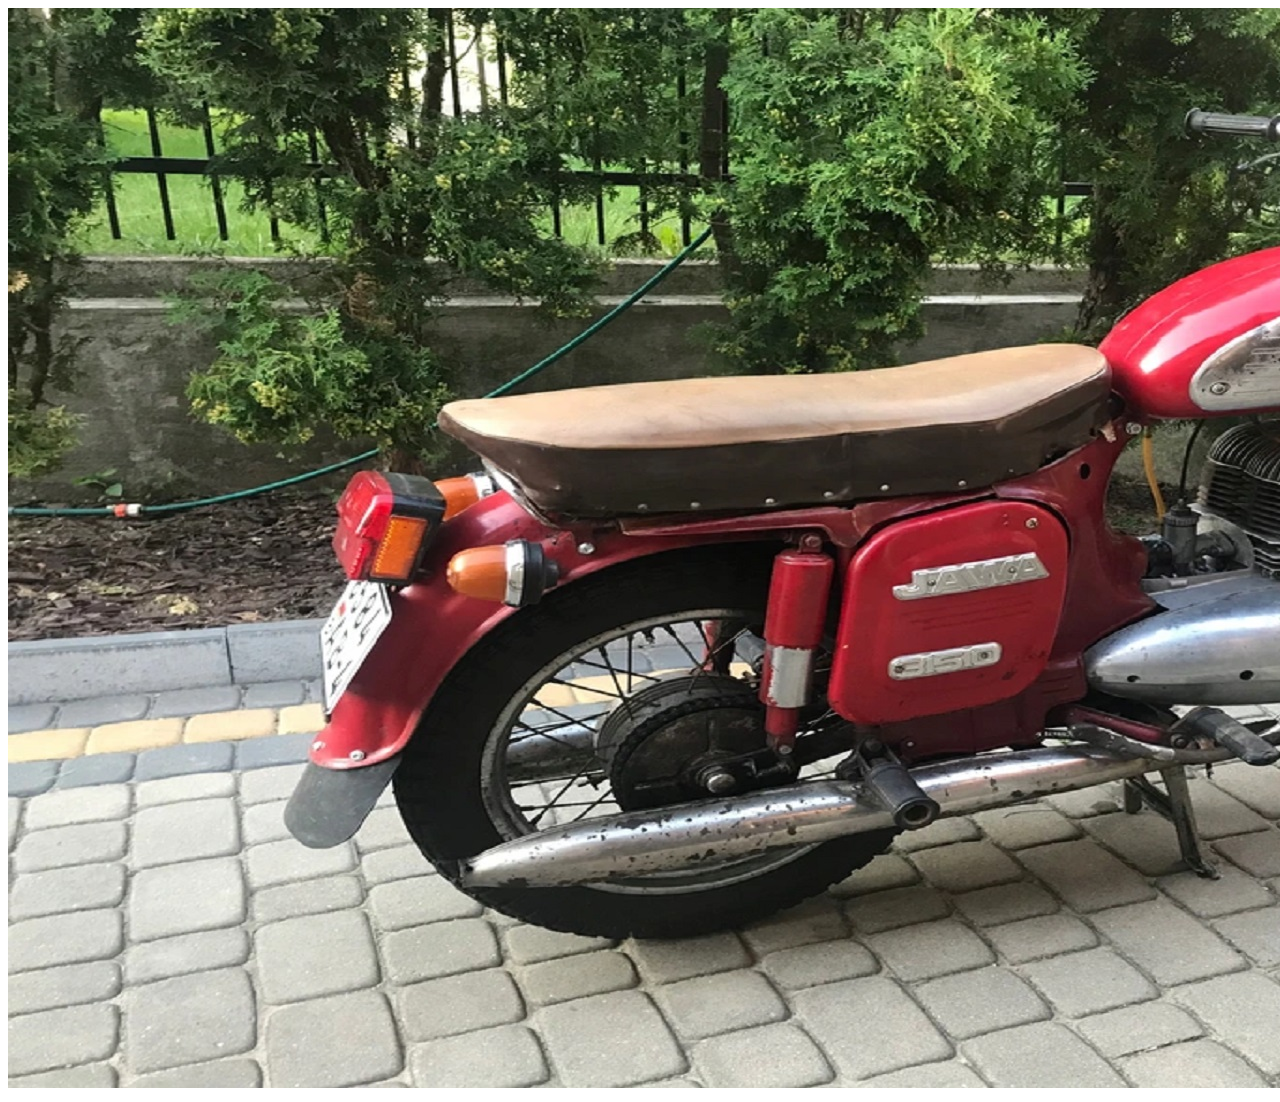
<file: slide_show.html>
<!DOCTYPE html>
<html lang="en">
	<head>
		<meta charset="utf-8"/>
		<meta name="viewport" content="width=device-width, initial-scale=1" /
		<meta name="description" content="Projekt w javascript"/>
		<meta name="keywords" content="Projekt, zdjęcia , początkujacy"/>
		<title>Galeria zdjęć</title>
		
		<style>
			body
			{
				background-image: url('https://wally.com.pl/galerie/f/fototapeta-na-sciane-stary-warsztat-z-narzedziami-fp-5705_26292-sepia.jpg') ;
				background-size: 1920px 1080px;
				font-size: 24px;
				color: white;
			}
			
			
		</style>
		
		<script src="https://code.jquery.com/jquery-2.2.1.js"></script>
		
		<script src="script.js" type="text/javascript"></script>
	</head>
	<body onload="zmienslajd()">
		<div id="slider" ></div>
	</body>
</html>
</file>
